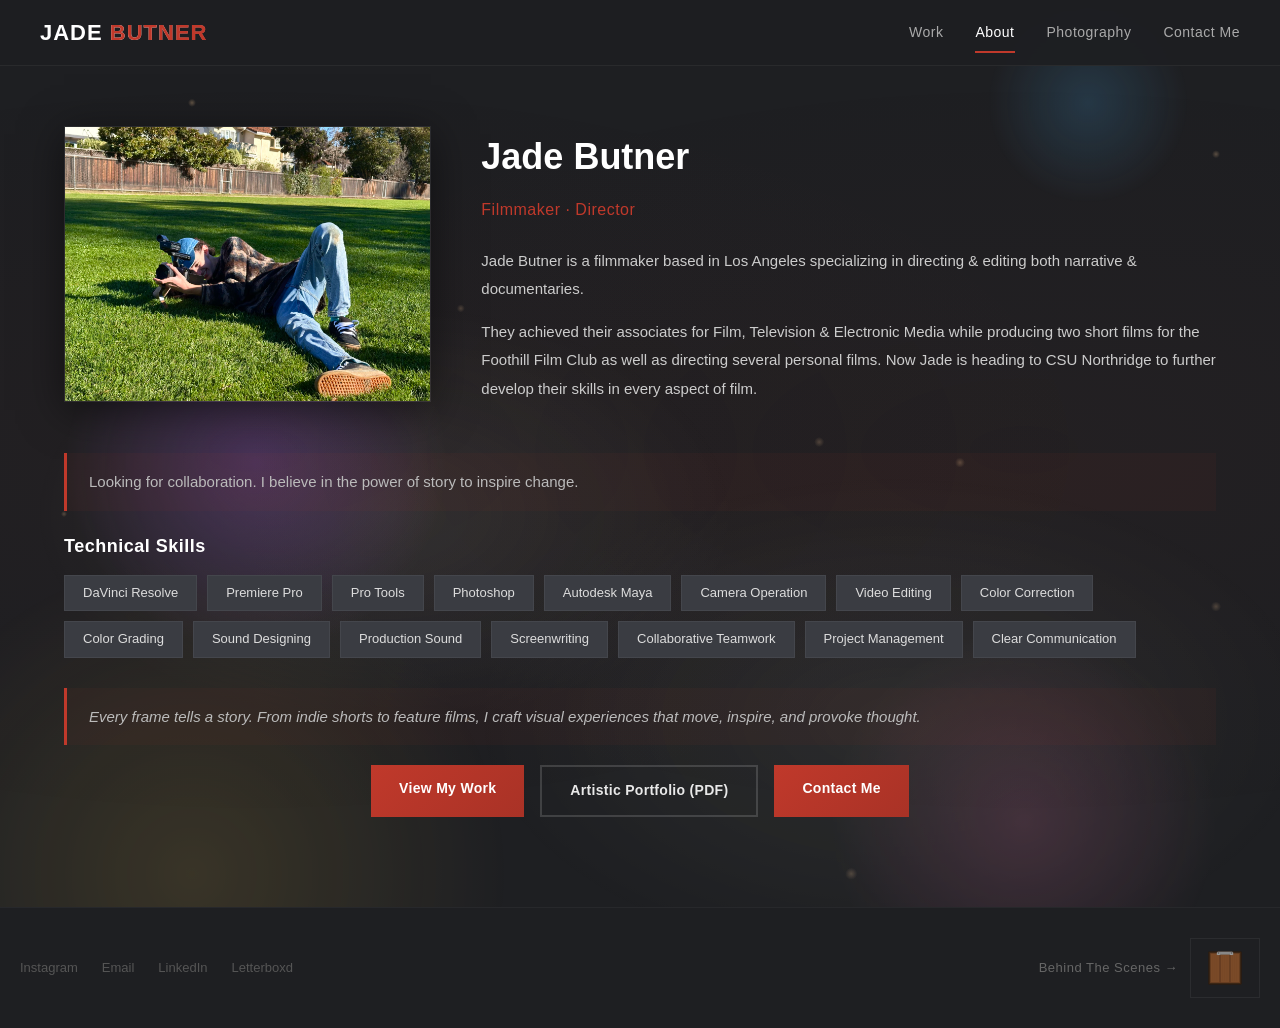
<file: about.html>
<!DOCTYPE html>
<html lang="en">
<head>
    <meta charset="UTF-8">
    <meta name="viewport" content="width=device-width, initial-scale=1.0">
    <title>Jade Butner | Filmmaker & Director</title>
    <link rel="stylesheet" href="style.css">
    <style>
        /* Sun spots background - scrolls with page */
        .sun-spots-wrapper {
            position: absolute;
            top: 0;
            left: 0;
            right: 0;
            bottom: 0;
            pointer-events: none;
            z-index: 0;
            min-height: 100%;
            height: auto;
            overflow: visible;
        }

        .sun-spots {
            position: absolute;
            top: 0%;
            left: 0%;
            right: 0%;
            bottom: 0%;
            background:
                /* Warm spot - moved to bottom left */
                radial-gradient(circle 450px at 15% 85%, rgba(255, 200, 80, 0.2) 0%, transparent 70%),

                /* Blue spot - moved to top right */
                radial-gradient(circle 500px at 85% 10%, rgba(80, 179, 255, 0.274) 0%, transparent 20%),

                /* Purple spot - moved to center left */
                radial-gradient(circle 380px at 20% 45%, rgba(164, 93, 231, 0.404) 0%, transparent 50%),

                /* Pink spot - moved to bottom right */
                radial-gradient(circle 350px at 80% 80%, rgba(255, 120, 181, 0.233) 0%, transparent 55%),

                /* Bleach areas - 2 (keep these subtle) */
                radial-gradient(ellipse 500px 300px at 30% 50%, rgba(255, 255, 220, 0.12) 0%, transparent 70%),
                radial-gradient(ellipse 600px 350px at 70% 70%, rgba(255, 255, 210, 0.10) 0%, transparent 70%),

                /* 10 GRAIN SPECKS - SAME POSITIONS */
                radial-gradient(circle 4px at 15% 10%, rgba(255, 200, 150, 0.5) 0%, transparent 100%),
                radial-gradient(circle 5px at 75% 45%, rgba(255, 200, 150, 0.4) 0%, transparent 100%),
                radial-gradient(circle 3px at 36.5% 70%, rgba(255, 200, 150, 0.5) 0%, transparent 100%),
                radial-gradient(circle 6px at 66.5% 85%, rgba(255, 200, 150, 0.35) 0%, transparent 100%),
                radial-gradient(circle 4px at 95% 15%, rgba(255, 200, 150, 0.45) 0%, transparent 100%),
                radial-gradient(circle 5px at 50% 92%, rgba(255, 200, 150, 0.4) 0%, transparent 100%),
                radial-gradient(circle 3px at 5% 50%, rgba(255, 200, 150, 0.4) 0%, transparent 100%),
                radial-gradient(circle 5px at 95% 59%, rgba(255, 200, 150, 0.35) 0%, transparent 100%),
                radial-gradient(circle 4px at 36% 30%, rgba(255, 200, 150, 0.35) 0%, transparent 100%),
                radial-gradient(circle 5px at 64% 43%, rgba(255, 200, 150, 0.35) 0%, transparent 100%);
            opacity: 0.6;
            filter: blur(0.3px) contrast(1.1);
            mix-blend-mode: screen;
        }

        /* Ensure content sits above the sun spots */
        .main-content,
        header,
        footer {
            position: relative;
            z-index: 1;
        }

        body {
            position: relative;
            min-height: 100vh;
            background: #1E1F22;
        }

        html, body {
            margin: 0;
            padding: 0;
            overflow-x: hidden;
        }
    </style>
</head>
<body>
    <!-- Sun spots background -->
    <div class="sun-spots-wrapper">
        <div class="sun-spots"></div>
    </div>

    <!-- Sticky Header -->
    <header>
        <div class="header-left">
            <a href="index.html" class="logo-link">
                <h1>JADE <span>BUTNER</span></h1>
            </a>
        </div>
        <nav>
            <a href="index.html">Work</a>
            <a href="about.html" class="active">About</a>
            <a href="photos.html">Photography</a>
            <a href="contact.html">Contact Me</a>
        </nav>
    </header>

    <!-- Main Content -->
    <main class="main-content">
        
        <!-- Profile Image + Description (side by side) -->
        <div class="about-grid">
            <div class="about-image">
                <img src="images/JadeButner.jpg" alt="Jade Butner — Filmmaker & Director">
            </div>
            <div class="about-content">
                <h2>Jade Butner</h2>
                <div class="subtitle">Filmmaker · Director</div>
                <div class="story">
                    <p>Jade Butner is a filmmaker based in Los Angeles specializing in directing & editing both narrative & documentaries.</p>
                    <p>They achieved their associates for Film, Television & Electronic Media while producing two short films for the Foothill Film Club as well as directing several personal films. Now Jade is heading to CSU Northridge to further develop their skills in every aspect of film.</p>
                </div>
            </div>
        </div>

        <div class="about-summary-full">
            <div class="summary">
                Looking for collaboration. I believe in the power of story to inspire change.
            </div>
        </div>

        <!-- Skills - LEFT ALIGNED, NO BOX -->
        <div class="about-skills-full">
            <h4>Technical Skills</h4>
            <div class="skills-list-full">
                <span class="skill-tag">DaVinci Resolve</span>
                <span class="skill-tag">Premiere Pro</span>
                <span class="skill-tag">Pro Tools</span>
                <span class="skill-tag">Photoshop</span>
                <span class="skill-tag">Autodesk Maya</span>
                <span class="skill-tag">Camera Operation</span>
                <span class="skill-tag">Video Editing</span>
                <span class="skill-tag">Color Correction</span>
                <span class="skill-tag">Color Grading</span>
                <span class="skill-tag">Sound Designing</span>
                <span class="skill-tag">Production Sound</span>
                <span class="skill-tag">Screenwriting</span>
                <span class="skill-tag">Collaborative Teamwork</span>
                <span class="skill-tag">Project Management</span>
                <span class="skill-tag">Clear Communication</span>
            </div>
        </div>

        <div class="about-summary-full">
            <div class="summary">
                <em>Every frame tells a story. From indie shorts to feature films, 
                I craft visual experiences that move, inspire, and provoke thought.</em>
            </div>
        </div>

        <!-- Buttons - FULL WIDTH -->
        <div class="about-actions">
            <a href="index.html" class="btn-primary">View My Work</a>
            <a href="Butner_Jade-Creative_Portfolio.pdf" target="_blank" class="btn-secondary">Artistic Portfolio (PDF)</a>
            <a href="contact.html" class="btn-primary">Contact Me</a>
        </div>
    </main>

    <footer>
        <div class="footer-social">
            <a href="https://www.instagram.com/jaded.butter/" target="_blank" class="social-icon">Instagram</a>
            <a href="mailto:jadebutner@gmail.com" class="social-icon">Email</a>
            <a href="https://www.linkedin.com/in/jack-butner-2453b031a/" target="_blank" class="social-icon">LinkedIn</a>
            <a href="https://letterboxd.com/jadedbutter/" target="_blank" class="social-icon">Letterboxd</a>
        </div>
        <div class="footer-bts-wrapper">
            <span class="bts-label">Behind The Scenes →</span>
            <div class="footer-bts">
                <a href="bts.html" class="trapdoor-link" id="trapdoorTrigger">
                    <span class="trapdoor-closed">
                        <svg class="trapdoor-icon-sm" viewBox="0 0 100 100">
                            <rect x="2" y="2" width="96" height="96" rx="2" fill="#3d2817" stroke="#2a1a0e" stroke-width="2"/>
                            <rect x="6" y="6" width="88" height="88" fill="#6b3f1f"/>
                            <rect x="8" y="8" width="26" height="84" fill="#7a4a28" stroke="#5a3520" stroke-width="1"/>
                            <rect x="37" y="8" width="26" height="84" fill="#7a4a28" stroke="#5a3520" stroke-width="1"/>
                            <rect x="66" y="8" width="26" height="84" fill="#7a4a28" stroke="#5a3520" stroke-width="1"/>
                            <line x1="14" y1="12" x2="14" y2="88" stroke="#6b3f1f" stroke-width="1" opacity="0.4"/>
                            <line x1="20" y1="12" x2="20" y2="88" stroke="#6b3f1f" stroke-width="1" opacity="0.4"/>
                            <line x1="26" y1="12" x2="26" y2="88" stroke="#6b3f1f" stroke-width="1" opacity="0.4"/>
                            <line x1="43" y1="12" x2="43" y2="88" stroke="#6b3f1f" stroke-width="1" opacity="0.4"/>
                            <line x1="49" y1="12" x2="49" y2="88" stroke="#6b3f1f" stroke-width="1" opacity="0.4"/>
                            <line x1="55" y1="12" x2="55" y2="88" stroke="#6b3f1f" stroke-width="1" opacity="0.4"/>
                            <line x1="72" y1="12" x2="72" y2="88" stroke="#6b3f1f" stroke-width="1" opacity="0.4"/>
                            <line x1="78" y1="12" x2="78" y2="88" stroke="#6b3f1f" stroke-width="1" opacity="0.4"/>
                            <line x1="84" y1="12" x2="84" y2="88" stroke="#6b3f1f" stroke-width="1" opacity="0.4"/>
                            <rect x="28" y="2" width="44" height="8" rx="1" fill="#8a8a8a" stroke="#6a6a6a" stroke-width="1"/>
                            <rect x="26" y="4" width="10" height="8" rx="1" fill="#9a9a9a" stroke="#6a6a6a" stroke-width="0.5"/>
                            <rect x="64" y="4" width="10" height="8" rx="1" fill="#9a9a9a" stroke="#6a6a6a" stroke-width="0.5"/>
                            <circle cx="31" cy="6" r="2" fill="#555"/>
                            <circle cx="69" cy="6" r="2" fill="#555"/>
                        </svg>
                    </span>
                    <span class="trapdoor-open">
                        <span class="trapdoor-open-text">BTS</span>
                    </span>
                </a>
            </div>
        </div>
    </footer>
</body>
</html>
</file>
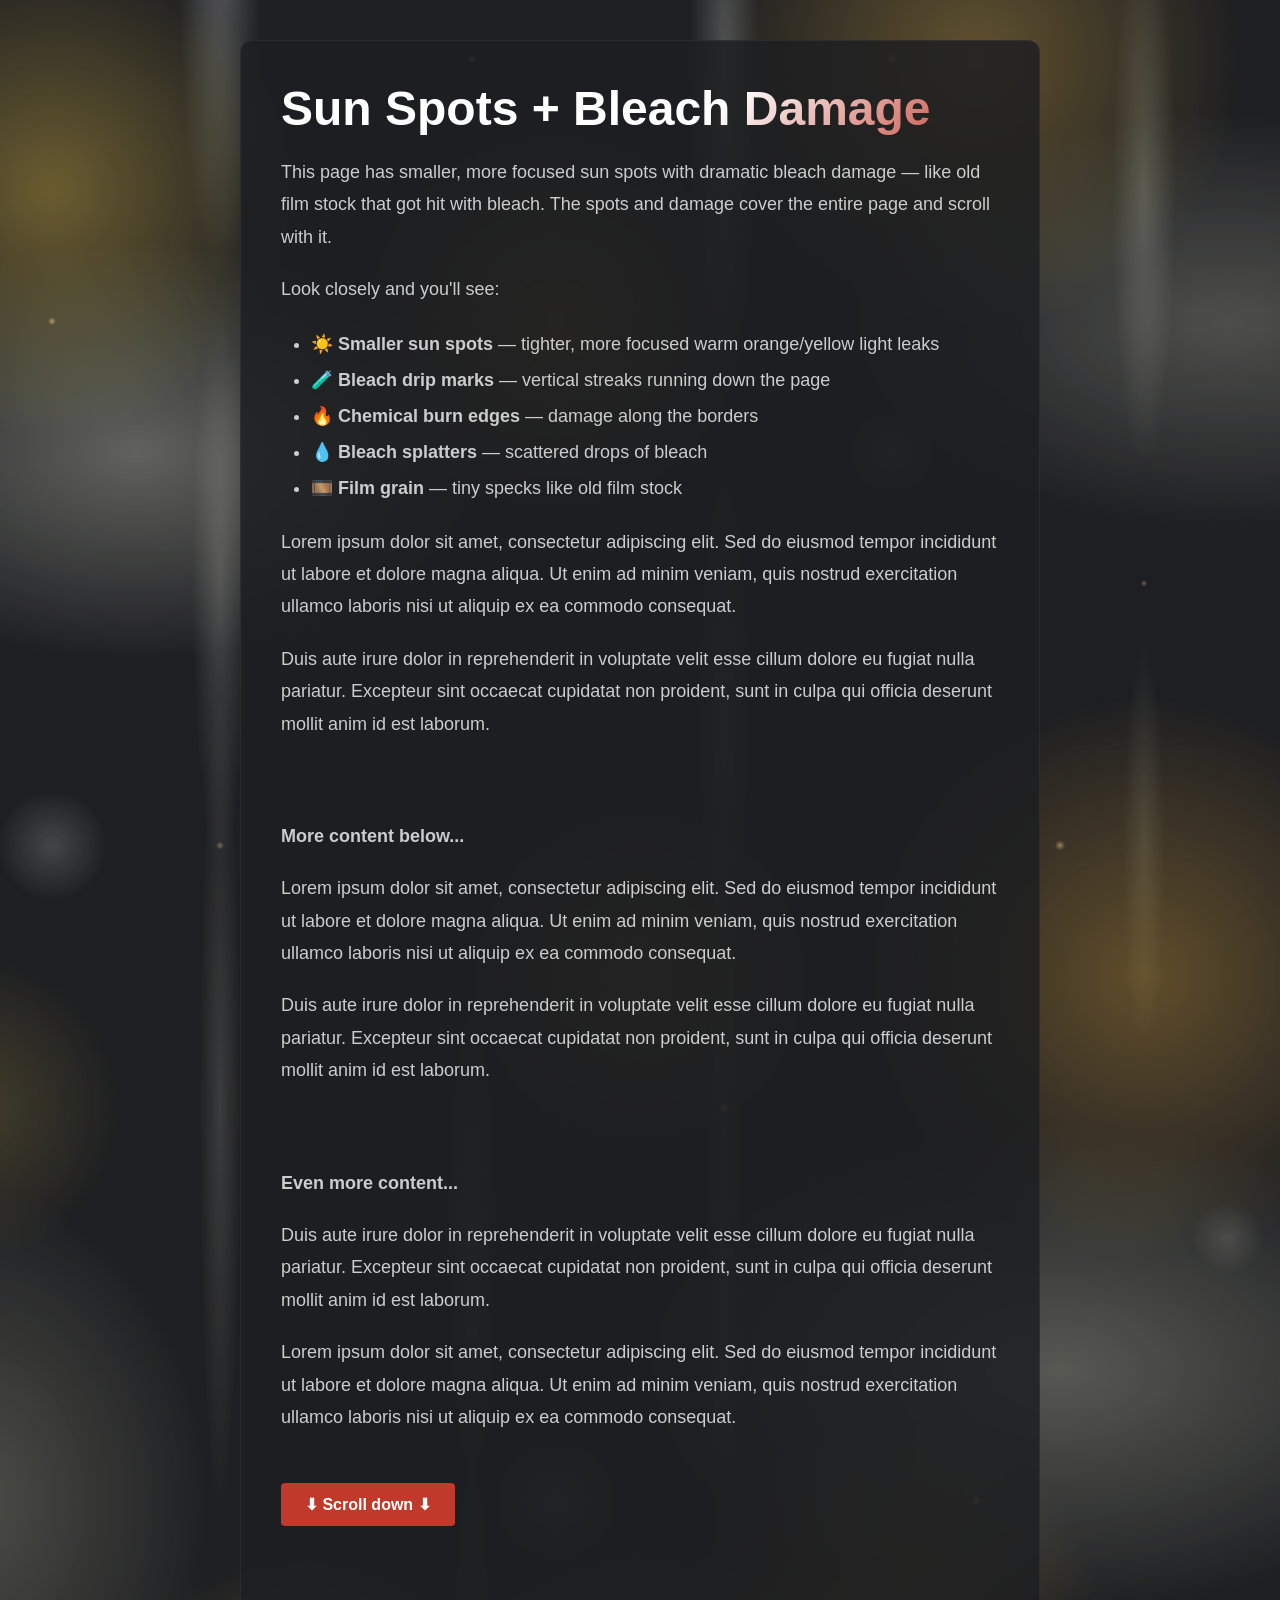
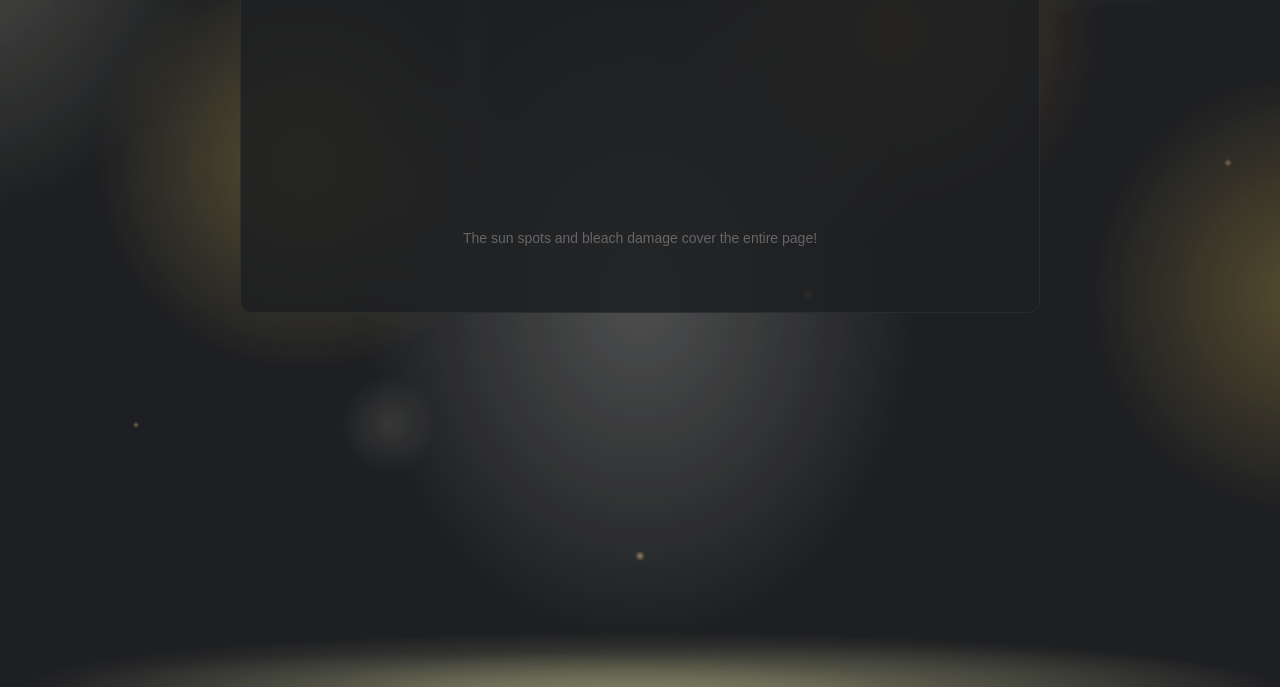
<file: background-test.html>
<!DOCTYPE html>
<html lang="en">
<head>
    <meta charset="UTF-8">
    <meta name="viewport" content="width=device-width, initial-scale=1.0">
    <title>Sun Spots + Bleach Damage</title>
    <style>
        * {
            margin: 0;
            padding: 0;
            box-sizing: border-box;
        }

        body {
            font-family: Arial, sans-serif;
            background: #1E1F22;
            color: #e8e8e8;
            min-height: 200vh;
            padding: 40px;
        }

        .content {
            max-width: 800px;
            margin: 0 auto;
            position: relative;
            z-index: 1;
            background: rgba(30, 31, 34, 0.85);
            padding: 40px;
            border-radius: 12px;
            border: 1px solid rgba(255, 255, 255, 0.05);
        }

        h1 {
            font-size: 48px;
            margin-bottom: 20px;
            background: linear-gradient(135deg, #fff 60%, #c0392b);
            -webkit-background-clip: text;
            -webkit-text-fill-color: transparent;
        }

        p {
            font-size: 18px;
            line-height: 1.8;
            color: #ccc;
            margin-bottom: 20px;
        }

        .scroll-hint {
            display: inline-block;
            margin-top: 30px;
            padding: 12px 24px;
            background: #c0392b;
            color: #fff;
            border-radius: 4px;
            font-weight: 600;
        }

        /* ====== DRAMATIC SUN SPOTS (smaller) + BLEACH DAMAGE ====== */
        .page-wrapper {
            position: relative;
            min-height: 200vh;
        }

        .sun-spots {
            position: absolute;
            top: 0;
            left: 0;
            right: 0;
            bottom: 0;
            pointer-events: none;
            z-index: 0;
            overflow: visible;
        }

        .sun-spots::before {
            content: '';
            position: absolute;
            top: -20%;
            left: -20%;
            right: -20%;
            bottom: -20%;
            background:
                /* ====== SMALLER WARM SUN SPOTS ====== */
                radial-gradient(circle 350px at 15% 20%, rgba(255, 200, 80, 0.4) 0%, transparent 70%),
                radial-gradient(circle 400px at 80% 50%, rgba(255, 180, 70, 0.35) 0%, transparent 70%),
                radial-gradient(circle 300px at 30% 80%, rgba(255, 210, 100, 0.3) 0%, transparent 70%),
                radial-gradient(circle 380px at 70% 15%, rgba(255, 190, 80, 0.35) 0%, transparent 70%),
                radial-gradient(circle 320px at 90% 85%, rgba(255, 200, 90, 0.3) 0%, transparent 70%),
                radial-gradient(circle 250px at 50% 50%, rgba(255, 190, 80, 0.2) 0%, transparent 70%),
                radial-gradient(circle 280px at 45% 25%, rgba(255, 195, 85, 0.25) 0%, transparent 70%),
                radial-gradient(circle 300px at 65% 75%, rgba(255, 185, 75, 0.25) 0%, transparent 70%),
                radial-gradient(circle 220px at 10% 55%, rgba(255, 205, 95, 0.2) 0%, transparent 70%),

                /* ====== BLEACHED OUT AREAS (very light/white) ====== */
                radial-gradient(ellipse 500px 300px at 20% 30%, rgba(255, 255, 220, 0.35) 0%, transparent 70%),
                radial-gradient(ellipse 600px 350px at 75% 65%, rgba(255, 255, 210, 0.3) 0%, transparent 70%),
                radial-gradient(ellipse 400px 500px at 50% 85%, rgba(255, 255, 230, 0.25) 0%, transparent 70%),
                radial-gradient(ellipse 350px 450px at 10% 70%, rgba(255, 255, 200, 0.25) 0%, transparent 70%),
                radial-gradient(ellipse 550px 300px at 85% 25%, rgba(255, 255, 215, 0.25) 0%, transparent 70%),

                /* ====== BLEACH DRIP MARKS (vertical streaks like liquid bleach) ====== */
                /* Drip 1 - long streak */
                radial-gradient(ellipse 60px 500px at 25% 10%, rgba(255, 255, 240, 0.3) 0%, transparent 70%),
                radial-gradient(ellipse 40px 400px at 25% 35%, rgba(255, 255, 230, 0.2) 0%, transparent 70%),
                radial-gradient(ellipse 30px 600px at 25% 55%, rgba(255, 255, 220, 0.15) 0%, transparent 70%),

                /* Drip 2 */
                radial-gradient(ellipse 50px 450px at 55% 15%, rgba(255, 255, 240, 0.25) 0%, transparent 70%),
                radial-gradient(ellipse 35px 350px at 55% 40%, rgba(255, 255, 230, 0.15) 0%, transparent 70%),
                radial-gradient(ellipse 25px 500px at 55% 60%, rgba(255, 255, 220, 0.12) 0%, transparent 70%),

                /* Drip 3 */
                radial-gradient(ellipse 45px 400px at 80% 20%, rgba(255, 255, 240, 0.2) 0%, transparent 70%),
                radial-gradient(ellipse 30px 300px at 80% 45%, rgba(255, 255, 230, 0.12) 0%, transparent 70%),

                /* Drip 4 */
                radial-gradient(ellipse 35px 350px at 40% 60%, rgba(255, 255, 240, 0.15) 0%, transparent 70%),
                radial-gradient(ellipse 25px 250px at 40% 75%, rgba(255, 255, 230, 0.1) 0%, transparent 70%),

                /* ====== CHEMICAL BURN EDGES (eating away at film borders) ====== */
                /* Top edge burn */
                radial-gradient(ellipse 900px 80px at 50% 0%, rgba(255, 240, 180, 0.35) 0%, transparent 70%),
                radial-gradient(ellipse 700px 60px at 30% 0%, rgba(255, 230, 170, 0.25) 0%, transparent 70%),
                radial-gradient(ellipse 600px 50px at 70% 0%, rgba(255, 230, 170, 0.25) 0%, transparent 70%),

                /* Bottom edge burn */
                radial-gradient(ellipse 900px 80px at 50% 100%, rgba(255, 240, 180, 0.3) 0%, transparent 70%),
                radial-gradient(ellipse 700px 60px at 60% 100%, rgba(255, 230, 170, 0.2) 0%, transparent 70%),
                radial-gradient(ellipse 600px 50px at 40% 100%, rgba(255, 230, 170, 0.2) 0%, transparent 70%),

                /* Left edge burn */
                radial-gradient(ellipse 80px 800px at 0% 50%, rgba(255, 240, 180, 0.3) 0%, transparent 70%),
                radial-gradient(ellipse 60px 600px at 0% 30%, rgba(255, 230, 170, 0.2) 0%, transparent 70%),
                radial-gradient(ellipse 60px 600px at 0% 70%, rgba(255, 230, 170, 0.2) 0%, transparent 70%),

                /* Right edge burn */
                radial-gradient(ellipse 80px 800px at 100% 50%, rgba(255, 240, 180, 0.3) 0%, transparent 70%),
                radial-gradient(ellipse 60px 600px at 100% 30%, rgba(255, 230, 170, 0.2) 0%, transparent 70%),
                radial-gradient(ellipse 60px 600px at 100% 70%, rgba(255, 230, 170, 0.2) 0%, transparent 70%),

                /* ====== MORE BLEACH SPLATTERS ====== */
                radial-gradient(circle 80px at 15% 45%, rgba(255, 255, 230, 0.2) 0%, transparent 70%),
                radial-gradient(circle 60px at 65% 30%, rgba(255, 255, 220, 0.15) 0%, transparent 70%),
                radial-gradient(circle 90px at 45% 70%, rgba(255, 255, 240, 0.15) 0%, transparent 70%),
                radial-gradient(circle 50px at 85% 60%, rgba(255, 255, 230, 0.15) 0%, transparent 70%),
                radial-gradient(circle 70px at 35% 90%, rgba(255, 255, 220, 0.12) 0%, transparent 70%),

                /* ====== FILM GRAIN SPECKS ====== */
                radial-gradient(circle 4px at 15% 25%, rgba(255, 200, 150, 0.7) 0%, transparent 100%),
                radial-gradient(circle 5px at 75% 45%, rgba(255, 200, 150, 0.6) 0%, transparent 100%),
                radial-gradient(circle 3px at 30% 70%, rgba(255, 200, 150, 0.7) 0%, transparent 100%),
                radial-gradient(circle 6px at 60% 85%, rgba(255, 200, 150, 0.5) 0%, transparent 100%),
                radial-gradient(circle 4px at 90% 15%, rgba(255, 200, 150, 0.65) 0%, transparent 100%),
                radial-gradient(circle 5px at 50% 95%, rgba(255, 200, 150, 0.6) 0%, transparent 100%),
                radial-gradient(circle 3px at 5% 50%, rgba(255, 200, 150, 0.6) 0%, transparent 100%),
                radial-gradient(circle 5px at 95% 50%, rgba(255, 200, 150, 0.55) 0%, transparent 100%),
                radial-gradient(circle 4px at 45% 30%, rgba(255, 200, 150, 0.5) 0%, transparent 100%),
                radial-gradient(circle 5px at 70% 70%, rgba(255, 200, 150, 0.5) 0%, transparent 100%),
                radial-gradient(circle 3px at 20% 90%, rgba(255, 200, 150, 0.55) 0%, transparent 100%),
                radial-gradient(circle 4px at 40% 15%, rgba(255, 200, 150, 0.5) 0%, transparent 100%),
                radial-gradient(circle 5px at 55% 55%, rgba(255, 200, 150, 0.45) 0%, transparent 100%),
                radial-gradient(circle 3px at 80% 35%, rgba(255, 200, 150, 0.5) 0%, transparent 100%),
                radial-gradient(circle 4px at 25% 45%, rgba(255, 200, 150, 0.45) 0%, transparent 100%),
                radial-gradient(circle 5px at 65% 15%, rgba(255, 200, 150, 0.45) 0%, transparent 100%),
                radial-gradient(circle 3px at 10% 70%, rgba(255, 200, 150, 0.5) 0%, transparent 100%),
                radial-gradient(circle 4px at 85% 80%, rgba(255, 200, 150, 0.45) 0%, transparent 100%);
            opacity: 0.85;
            filter: blur(0.5px) contrast(1.15);
            mix-blend-mode: screen;
        }

        /* Make sure content is above the sun spots */
        .content {
            position: relative;
            z-index: 1;
        }
    </style>
</head>
<body>
    <div class="page-wrapper">
        <!-- Sun spots + bleach damage background (scrolls with page) -->
        <div class="sun-spots"></div>

        <!-- Content -->
        <div class="content">
            <h1>Sun Spots + Bleach Damage</h1>

            <p>This page has smaller, more focused sun spots with dramatic bleach damage — like old film stock that got hit with bleach. The spots and damage cover the entire page and scroll with it.</p>

            <p>Look closely and you'll see:</p>
            <ul style="color: #ccc; font-size: 18px; line-height: 2; margin-left: 30px; margin-bottom: 20px;">
                <li><strong>☀️ Smaller sun spots</strong> — tighter, more focused warm orange/yellow light leaks</li>
                <li><strong>🧪 Bleach drip marks</strong> — vertical streaks running down the page</li>
                <li><strong>🔥 Chemical burn edges</strong> — damage along the borders</li>
                <li><strong>💧 Bleach splatters</strong> — scattered drops of bleach</li>
                <li><strong>🎞️ Film grain</strong> — tiny specks like old film stock</li>
            </ul>

            <p>Lorem ipsum dolor sit amet, consectetur adipiscing elit. Sed do eiusmod tempor incididunt ut labore et dolore magna aliqua. Ut enim ad minim veniam, quis nostrud exercitation ullamco laboris nisi ut aliquip ex ea commodo consequat.</p>

            <p>Duis aute irure dolor in reprehenderit in voluptate velit esse cillum dolore eu fugiat nulla pariatur. Excepteur sint occaecat cupidatat non proident, sunt in culpa qui officia deserunt mollit anim id est laborum.</p>

            <div style="height: 60px;"></div>

            <p><strong>More content below...</strong></p>

            <p>Lorem ipsum dolor sit amet, consectetur adipiscing elit. Sed do eiusmod tempor incididunt ut labore et dolore magna aliqua. Ut enim ad minim veniam, quis nostrud exercitation ullamco laboris nisi ut aliquip ex ea commodo consequat.</p>

            <p>Duis aute irure dolor in reprehenderit in voluptate velit esse cillum dolore eu fugiat nulla pariatur. Excepteur sint occaecat cupidatat non proident, sunt in culpa qui officia deserunt mollit anim id est laborum.</p>

            <div style="height: 60px;"></div>

            <p><strong>Even more content...</strong></p>

            <p>Duis aute irure dolor in reprehenderit in voluptate velit esse cillum dolore eu fugiat nulla pariatur. Excepteur sint occaecat cupidatat non proident, sunt in culpa qui officia deserunt mollit anim id est laborum.</p>

            <p>Lorem ipsum dolor sit amet, consectetur adipiscing elit. Sed do eiusmod tempor incididunt ut labore et dolore magna aliqua. Ut enim ad minim veniam, quis nostrud exercitation ullamco laboris nisi ut aliquip ex ea commodo consequat.</p>

            <span class="scroll-hint">⬇ Scroll down ⬇</span>

            <div style="height: 300px;"></div>

            <p style="color: #666; text-align: center; font-size: 14px;">The sun spots and bleach damage cover the entire page!</p>
        </div>
    </div>
</body>
</html>
</file>
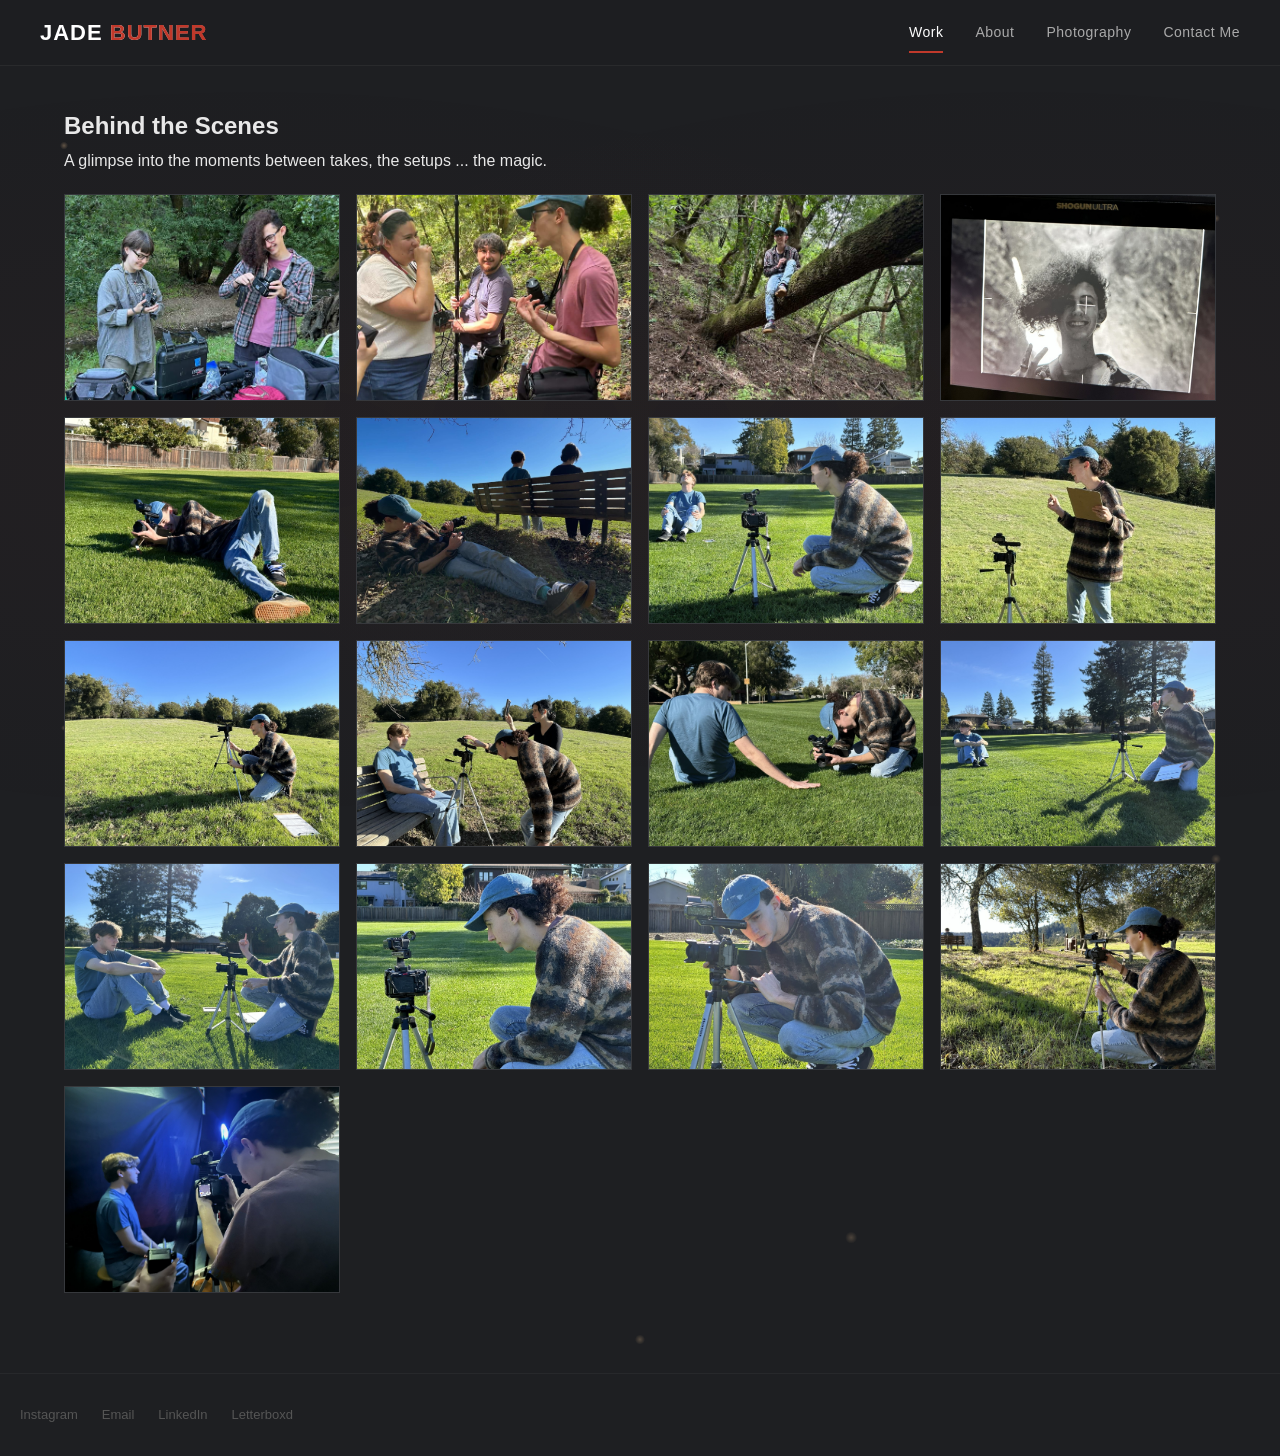
<file: bts.html>
<!DOCTYPE html>
<html lang="en">
<head>
    <meta charset="UTF-8">
    <meta name="viewport" content="width=device-width, initial-scale=1.0">
    <title>Behind the Scenes | Jade Butner</title>
    <link rel="stylesheet" href="style.css">
    <style>
        /* Sun spots background - scrolls with page */
        .sun-spots-wrapper {
            position: absolute;
            top: 0;
            left: 0;
            right: 0;
            bottom: 0;
            pointer-events: none;
            z-index: 0;
            min-height: 100%;
            height: auto;
            overflow: visible;
        }

        .sun-spots {
            position: absolute;
            top: 0%;
            left: 0%;
            right: 0%;
            bottom: 0%;
            background:
                /* 10 GRAIN SPECKS */
                radial-gradient(circle 4px at 5% 10%, rgba(255, 200, 150, 0.5) 0%, transparent 100%),
                radial-gradient(circle 6px at 66.5% 85%, rgba(255, 200, 150, 0.35) 0%, transparent 100%),
                radial-gradient(circle 4px at 95% 15%, rgba(255, 200, 150, 0.45) 0%, transparent 100%),
                radial-gradient(circle 5px at 50% 92%, rgba(255, 200, 150, 0.4) 0%, transparent 100%),
                radial-gradient(circle 3px at 5% 50%, rgba(255, 200, 150, 0.4) 0%, transparent 100%),
                radial-gradient(circle 5px at 95% 59%, rgba(255, 200, 150, 0.35) 0%, transparent 100%);
            opacity: 0.6;
            filter: blur(0.3px) contrast(1.1);
            mix-blend-mode: screen;
        }

        /* Ensure content sits above the sun spots */
        .main-content,
        header,
        footer {
            position: relative;
            z-index: 1;
        }

        body {
            position: relative;
            min-height: 100vh;
            background: #1E1F22;
        }

        html, body {
            margin: 0;
            padding: 0;
            overflow-x: hidden;
        }

        /* Remove image labels on hover */
        .bts-image-overlay {
            display: none !important;
        }
    </style>
</head>
<body>
    <!-- Sun spots background -->
    <div class="sun-spots-wrapper">
        <div class="sun-spots"></div>
    </div>

    <!-- Sticky Header (exactly as given) -->
    <header>
        <div class="header-left">
            <a href="index.html" class="logo-link">
                <h1>JADE <span>BUTNER</span></h1>
            </a>
        </div>
        <nav>
            <a href="index.html" class="active">Work</a>
            <a href="about.html">About</a>
            <a href="photos.html">Photography</a>
            <a href="contact.html">Contact Me</a>
        </nav>
    </header>

    <!-- Main Content -->
    <main class="main-content">
        <div class="bts-header">
            <h2>Behind the Scenes</h2>
            <p>A glimpse into the moments between takes, the setups ... the magic.</p>
        </div>

        <!-- BTS Gallery: combined all images -->
        <div class="bts-gallery">
            <div class="bts-image-grid">
                <!-- DC Droughin -->
                <div class="bts-image-item" data-caption="DC Droughin BTS">
                    <img src="BTS/DC_Droughin-BTS-1.jpg" alt="DC Droughin BTS" onerror="this.style.display='none'">
                </div>
                <div class="bts-image-item" data-caption="DC Droughin BTS">
                    <img src="BTS/DC_Droughin-BTS-2.jpg" alt="DC Droughin BTS" onerror="this.style.display='none'">
                </div>
                <div class="bts-image-item" data-caption="DC Droughin BTS">
                    <img src="BTS/DC_Droughin-BTS-3.jpg" alt="DC Droughin BTS" onerror="this.style.display='none'">
                </div>
                <!-- The Cave -->
                <div class="bts-image-item" data-caption="The Cave BTS">
                    <img src="BTS/The_Cave-BTS-1.jpg" alt="The Cave BTS" onerror="this.style.display='none'">
                </div>
                <!-- Witness Me -->
                <div class="bts-image-item" data-caption="Witness Me BTS">
                    <img src="BTS/Witness_Me-BTS-1.jpg" alt="Witness Me BTS" onerror="this.style.display='none'">
                </div>
                <div class="bts-image-item" data-caption="Witness Me BTS">
                    <img src="BTS/Witness_Me-BTS-2.jpg" alt="Witness Me BTS" onerror="this.style.display='none'">
                </div>
                <div class="bts-image-item" data-caption="Witness Me BTS">
                    <img src="BTS/Witness_Me-BTS-3.jpg" alt="Witness Me BTS" onerror="this.style.display='none'">
                </div>
                <div class="bts-image-item" data-caption="Witness Me BTS">
                    <img src="BTS/Witness_Me-BTS-4.jpg" alt="Witness Me BTS" onerror="this.style.display='none'">
                </div>
                <div class="bts-image-item" data-caption="Witness Me BTS">
                    <img src="BTS/Witness_Me-BTS-5.jpg" alt="Witness Me BTS" onerror="this.style.display='none'">
                </div>
                <div class="bts-image-item" data-caption="Witness Me BTS">
                    <img src="BTS/Witness_Me-BTS-6.jpg" alt="Witness Me BTS" onerror="this.style.display='none'">
                </div>
                <div class="bts-image-item" data-caption="Witness Me BTS">
                    <img src="BTS/Witness_Me-BTS-7.jpg" alt="Witness Me BTS" onerror="this.style.display='none'">
                </div>
                <div class="bts-image-item" data-caption="Witness Me BTS">
                    <img src="BTS/Witness_Me-BTS-8.jpg" alt="Witness Me BTS" onerror="this.style.display='none'">
                </div>
                <div class="bts-image-item" data-caption="Witness Me BTS">
                    <img src="BTS/Witness_Me-BTS-9.jpg" alt="Witness Me BTS" onerror="this.style.display='none'">
                </div>
                <div class="bts-image-item" data-caption="Witness Me BTS">
                    <img src="BTS/Witness_Me-BTS-10.jpg" alt="Witness Me BTS" onerror="this.style.display='none'">
                </div>
                <div class="bts-image-item" data-caption="Witness Me BTS">
                    <img src="BTS/Witness_Me-BTS-11.jpg" alt="Witness Me BTS" onerror="this.style.display='none'">
                </div>
                <div class="bts-image-item" data-caption="Witness Me BTS">
                    <img src="BTS/Witness_Me-BTS-12.jpg" alt="Witness Me BTS" onerror="this.style.display='none'">
                </div>
                <div class="bts-image-item" data-caption="Witness Me BTS">
                    <img src="BTS/Witness_Me-BTS-13.jpg" alt="Witness Me BTS" onerror="this.style.display='none'">
                </div>
            </div>
        </div>
    </main>

    <!-- Footer -->
    <footer>
        <div class="footer-social">
            <a href="https://www.instagram.com/jaded.butter/" target="_blank" class="social-icon">Instagram</a>
            <a href="mailto:jadebutner@gmail.com" class="social-icon">Email</a>
            <a href="https://www.linkedin.com/in/jack-butner-2453b031a/" target="_blank" class="social-icon">LinkedIn</a>
            <a href="https://letterboxd.com/jadedbutter/" target="_blank" class="social-icon">Letterboxd</a>
        </div>
    </footer>
</body>
</html>
</file>
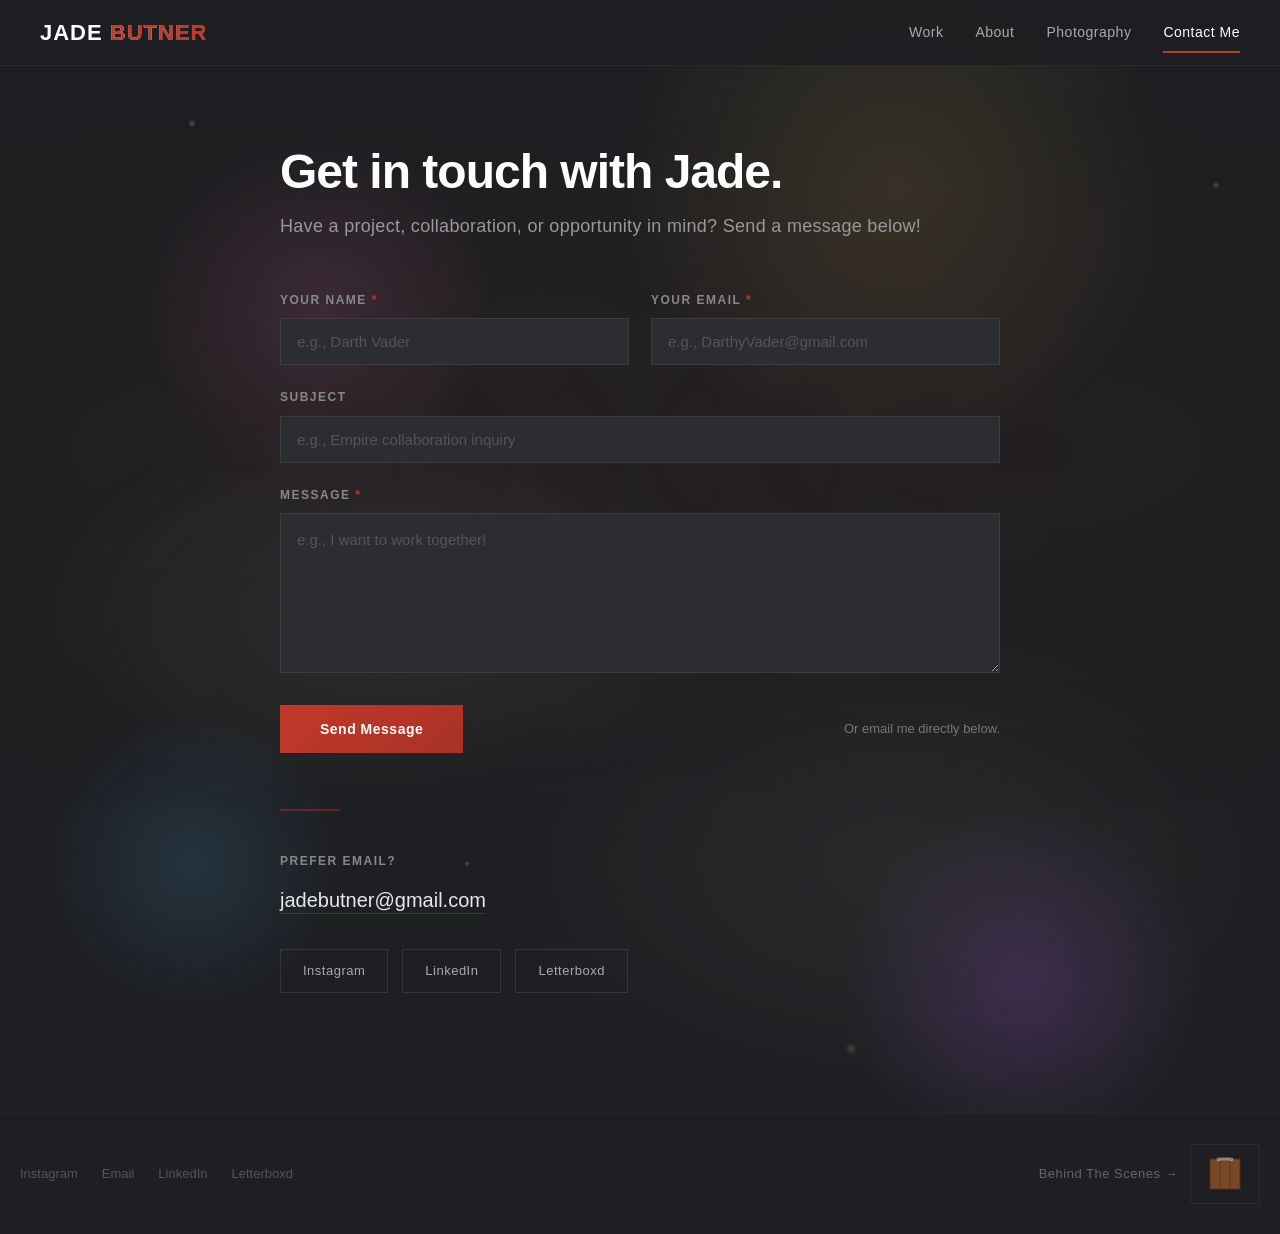
<file: contact.html>
<!DOCTYPE html>
<html lang="en">
<head>
    <meta charset="UTF-8">
    <meta name="viewport" content="width=device-width, initial-scale=1.0">
    <title>Contact | Jade Butner</title>
    <link rel="stylesheet" href="style.css">
    <style>
        /* Sun spots background - scrolls with page */
        .sun-spots-wrapper {
            position: absolute;
            top: 0;
            left: 0;
            right: 0;
            bottom: 0;
            pointer-events: none;
            z-index: 0;
            min-height: 100%;
            height: auto;
            overflow: visible;
        }

        .sun-spots {
            position: absolute;
            top: 0%;
            left: 0%;
            right: 0%;
            bottom: 0%;
            background:
                radial-gradient(circle 400px at 70% 15%, rgba(255, 200, 80, 0.18) 0%, transparent 70%),
                radial-gradient(circle 500px at 15% 70%, rgba(80, 179, 255, 0.22) 0%, transparent 30%),
                radial-gradient(circle 360px at 80% 80%, rgba(164, 93, 231, 0.32) 0%, transparent 50%),
                radial-gradient(circle 320px at 25% 25%, rgba(255, 120, 181, 0.2) 0%, transparent 55%),
                radial-gradient(ellipse 500px 300px at 30% 50%, rgba(255, 255, 220, 0.10) 0%, transparent 70%),
                radial-gradient(ellipse 600px 350px at 70% 70%, rgba(255, 255, 210, 0.08) 0%, transparent 70%),
                radial-gradient(circle 4px at 15% 10%, rgba(255, 200, 150, 0.45) 0%, transparent 100%),
                radial-gradient(circle 5px at 75% 45%, rgba(255, 200, 150, 0.35) 0%, transparent 100%),
                radial-gradient(circle 3px at 36.5% 70%, rgba(255, 200, 150, 0.45) 0%, transparent 100%),
                radial-gradient(circle 6px at 66.5% 85%, rgba(255, 200, 150, 0.3) 0%, transparent 100%),
                radial-gradient(circle 4px at 95% 15%, rgba(255, 200, 150, 0.4) 0%, transparent 100%);
            opacity: 0.6;
            filter: blur(0.3px) contrast(1.1);
            mix-blend-mode: screen;
        }

        .main-content,
        header,
        footer {
            position: relative;
            z-index: 1;
        }

        body {
            position: relative;
            min-height: 100vh;
        }

        html, body {
            margin: 0;
            padding: 0;
            overflow-x: hidden;
        }

        /* ====== POP-DOWN NOTIFICATION ====== */
        .notification-banner {
            position: fixed;
            top: -120px;
            left: 50%;
            transform: translateX(-50%);
            z-index: 3000;
            background: linear-gradient(135deg, #27ae60, #1e8449);
            color: #fff;
            padding: 18px 36px;
            font-size: 15px;
            font-weight: 600;
            letter-spacing: 0.3px;
            box-shadow: 0 12px 40px rgba(0,0,0,0.5);
            display: flex;
            align-items: center;
            gap: 12px;
            transition: top 0.5s cubic-bezier(0.4, 0, 0.2, 1);
            max-width: 90vw;
        }

        .notification-banner.show {
            top: 24px;
        }

        .notification-banner .check-icon {
            width: 22px;
            height: 22px;
            flex-shrink: 0;
        }

        @media (max-width: 480px) {
            .notification-banner {
                padding: 14px 20px;
                font-size: 13px;
                width: calc(100% - 32px);
                max-width: calc(100% - 32px);
            }
        }

        /* ====== CONTACT PAGE ====== */
        .contact-page {
            max-width: 720px;
            margin: 0 auto;
            padding: 40px 0 60px;
        }

        .contact-page h2 {
            font-size: 48px;
            font-weight: 800;
            letter-spacing: -1px;
            line-height: 1.1;
            margin-bottom: 12px;
            color: #fff;
        }

        .contact-page .contact-subtitle {
            font-size: 18px;
            color: #999;
            font-weight: 300;
            margin-bottom: 48px;
            letter-spacing: 0.3px;
            line-height: 1.7;
        }

        /* Form */
        .contact-form {
            display: flex;
            flex-direction: column;
            gap: 22px;
        }

        .form-row {
            display: grid;
            grid-template-columns: 1fr 1fr;
            gap: 22px;
        }

        .form-group {
            display: flex;
            flex-direction: column;
            gap: 8px;
        }

        .form-group label {
            font-size: 12px;
            font-weight: 600;
            color: #888;
            text-transform: uppercase;
            letter-spacing: 1.5px;
        }

        .form-group label .required {
            color: #c0392b;
        }

        .form-group input,
        .form-group textarea {
            width: 100%;
            background: #2b2d31;
            border: 1px solid rgba(255,255,255,0.08);
            color: #e8e8e8;
            font-family: 'Inter', sans-serif;
            font-size: 15px;
            padding: 14px 16px;
            border-radius: 0;
            transition: var(--transition);
            box-sizing: border-box;
        }

        .form-group input::placeholder,
        .form-group textarea::placeholder {
            color: #555;
        }

        .form-group input:focus,
        .form-group textarea:focus {
            outline: none;
            border-color: #c0392b;
            background: #2f3136;
        }

        .form-group textarea {
            min-height: 160px;
            resize: vertical;
            line-height: 1.6;
        }

        .form-submit {
            display: flex;
            align-items: center;
            justify-content: space-between;
            gap: 20px;
            margin-top: 10px;
            flex-wrap: wrap;
        }

        .form-submit button {
            background: linear-gradient(135deg, #c0392b, #a93226);
            color: #fff;
            border: none;
            padding: 16px 40px;
            font-family: 'Inter', sans-serif;
            font-size: 14px;
            font-weight: 600;
            letter-spacing: 0.5px;
            cursor: pointer;
            transition: var(--transition);
        }

        .form-submit button:hover:not(:disabled) {
            background: #a93226;
            transform: translateY(-2px);
            box-shadow: 0 8px 25px rgba(192, 57, 43, 0.35);
        }

        .form-submit button:disabled {
            opacity: 0.6;
            cursor: not-allowed;
        }

        .form-submit .form-note {
            font-size: 13px;
            color: #777;
        }

        /* Divider */
        .contact-divider {
            width: 60px;
            height: 2px;
            background: rgba(192, 57, 43, 0.4);
            margin: 56px 0 40px;
        }

        /* Direct contact fallback */
        .contact-direct {
            text-align: left;
        }

        .contact-direct .direct-label {
            font-size: 12px;
            font-weight: 600;
            color: #888;
            text-transform: uppercase;
            letter-spacing: 1.5px;
            margin-bottom: 12px;
        }

        .contact-direct a {
            color: #e8e8e8;
            text-decoration: none;
            font-size: 20px;
            font-weight: 500;
            border-bottom: 1px solid rgba(192, 57, 43, 0.4);
            padding-bottom: 2px;
            transition: var(--transition);
        }

        .contact-direct a:hover {
            color: #c0392b;
            border-bottom-color: #c0392b;
        }

        /* Social row */
        .contact-social {
            display: flex;
            gap: 14px;
            margin-top: 32px;
            flex-wrap: wrap;
        }

        .contact-social a {
            display: inline-block;
            color: #aaa;
            text-decoration: none;
            font-size: 13px;
            font-weight: 500;
            letter-spacing: 0.5px;
            padding: 10px 22px;
            border: 1px solid rgba(255,255,255,0.1);
            transition: var(--transition);
        }

        .contact-social a:hover {
            color: #fff;
            border-color: #c0392b;
            background: rgba(192, 57, 43, 0.08);
        }

        @media (max-width: 768px) {
            .contact-page h2 {
                font-size: 34px;
            }

            .contact-page .contact-subtitle {
                font-size: 16px;
                margin-bottom: 36px;
            }

            .form-row {
                grid-template-columns: 1fr;
                gap: 22px;
            }

            .form-submit {
                flex-direction: column;
                align-items: stretch;
            }

            .form-submit button {
                width: 100%;
            }

            .form-submit .form-note {
                text-align: center;
            }

            .contact-direct a {
                font-size: 16px;
                word-break: break-all;
            }

            .contact-social {
                flex-direction: column;
            }

            .contact-social a {
                text-align: center;
            }
        }
    </style>
</head>
<body>
    <!-- Pop-down notification banner -->
    <div class="notification-banner" id="notificationBanner">
        <svg class="check-icon" viewBox="0 0 24 24" fill="none" stroke="currentColor" stroke-width="3" stroke-linecap="round" stroke-linejoin="round">
            <polyline points="20 6 9 17 4 12"></polyline>
        </svg>
        <span>Thank you for reaching out! Your message has been sent.</span>
    </div>

    <!-- Sun spots background -->
    <div class="sun-spots-wrapper">
        <div class="sun-spots"></div>
    </div>

    <!-- Sticky Header -->
    <header>
        <div class="header-left">
            <a href="index.html" class="logo-link">
                <h1>JADE <span>BUTNER</span></h1>
            </a>
        </div>
        <nav>
            <a href="index.html">Work</a>
            <a href="about.html">About</a>
            <a href="photos.html">Photography</a>
            <a href="contact.html" class="active">Contact Me</a>
        </nav>
    </header>

    <!-- Main Content -->
    <main class="main-content">
        <section class="contact-page">
            <h2>Get in touch with Jade.</h2>
            <p class="contact-subtitle">
                Have a project, collaboration, or opportunity in mind? Send a message below!
            </p>

            <form class="contact-form" id="contactForm" action="https://formsubmit.co/jadebutner@gmail.com" method="POST">
                <!-- FormSubmit config -->
                <input type="hidden" name="_subject" value="New message from JadeButner.com contact form">
                <input type="hidden" name="_template" value="table">
                <input type="hidden" name="_captcha" value="false">

                <div class="form-row">
                    <div class="form-group">
                        <label for="name">Your Name <span class="required">*</span></label>
                        <input type="text" id="name" name="name" placeholder="e.g., Darth Vader" required>
                    </div>
                    <div class="form-group">
                        <label for="email">Your Email <span class="required">*</span></label>
                        <input type="email" id="email" name="email" placeholder="e.g., DarthyVader@gmail.com" required>
                    </div>
                </div>

                <div class="form-group">
                    <label for="subject">Subject</label>
                    <input type="text" id="subject" name="subject" placeholder="e.g., Empire collaboration inquiry">
                </div>

                <div class="form-group">
                    <label for="message">Message <span class="required">*</span></label>
                    <textarea id="message" name="message" placeholder="e.g., I want to work together!" required></textarea>
                </div>

                <div class="form-submit">
                    <button type="submit" id="submitBtn">Send Message</button>
                    <span class="form-note">Or email me directly below.</span>
                </div>
            </form>

            <div class="contact-divider"></div>

            <!-- Direct email -->
            <div class="contact-direct">
                <div class="direct-label">Prefer email?</div>
                <a href="mailto:jadebutner@gmail.com">jadebutner@gmail.com</a>
            </div>

            <!-- Social -->
            <div class="contact-social">
                <a href="https://www.instagram.com/jaded.butter/" target="_blank">Instagram</a>
                <a href="https://www.linkedin.com/in/jack-butner-2453b031a/" target="_blank">LinkedIn</a>
                <a href="https://letterboxd.com/jadedbutter/" target="_blank">Letterboxd</a>
            </div>
        </section>
    </main>

    <!-- Footer -->
    <footer>
        <div class="footer-social">
            <a href="https://www.instagram.com/jaded.butter/" target="_blank" class="social-icon">Instagram</a>
            <a href="mailto:jadebutner@gmail.com" class="social-icon">Email</a>
            <a href="https://www.linkedin.com/in/jack-butner-2453b031a/" target="_blank" class="social-icon">LinkedIn</a>
            <a href="https://letterboxd.com/jadedbutter/" target="_blank" class="social-icon">Letterboxd</a>
        </div>
        <div class="footer-bts-wrapper">
            <span class="bts-label">Behind The Scenes →</span>
            <div class="footer-bts">
                <a href="bts.html" class="trapdoor-link" id="trapdoorTrigger">
                    <span class="trapdoor-closed">
                        <svg class="trapdoor-icon-sm" viewBox="0 0 100 100">
                            <rect x="2" y="2" width="96" height="96" rx="2" fill="#3d2817" stroke="#2a1a0e" stroke-width="2"/>
                            <rect x="6" y="6" width="88" height="88" fill="#6b3f1f"/>
                            <rect x="8" y="8" width="26" height="84" fill="#7a4a28" stroke="#5a3520" stroke-width="1"/>
                            <rect x="37" y="8" width="26" height="84" fill="#7a4a28" stroke="#5a3520" stroke-width="1"/>
                            <rect x="66" y="8" width="26" height="84" fill="#7a4a28" stroke="#5a3520" stroke-width="1"/>
                            <line x1="14" y1="12" x2="14" y2="88" stroke="#6b3f1f" stroke-width="1" opacity="0.4"/>
                            <line x1="20" y1="12" x2="20" y2="88" stroke="#6b3f1f" stroke-width="1" opacity="0.4"/>
                            <line x1="26" y1="12" x2="26" y2="88" stroke="#6b3f1f" stroke-width="1" opacity="0.4"/>
                            <line x1="43" y1="12" x2="43" y2="88" stroke="#6b3f1f" stroke-width="1" opacity="0.4"/>
                            <line x1="49" y1="12" x2="49" y2="88" stroke="#6b3f1f" stroke-width="1" opacity="0.4"/>
                            <line x1="55" y1="12" x2="55" y2="88" stroke="#6b3f1f" stroke-width="1" opacity="0.4"/>
                            <line x1="72" y1="12" x2="72" y2="88" stroke="#6b3f1f" stroke-width="1" opacity="0.4"/>
                            <line x1="78" y1="12" x2="78" y2="88" stroke="#6b3f1f" stroke-width="1" opacity="0.4"/>
                            <line x1="84" y1="12" x2="84" y2="88" stroke="#6b3f1f" stroke-width="1" opacity="0.4"/>
                            <rect x="28" y="2" width="44" height="8" rx="1" fill="#8a8a8a" stroke="#6a6a6a" stroke-width="1"/>
                            <rect x="26" y="4" width="10" height="8" rx="1" fill="#9a9a9a" stroke="#6a6a6a" stroke-width="0.5"/>
                            <rect x="64" y="4" width="10" height="8" rx="1" fill="#9a9a9a" stroke="#6a6a6a" stroke-width="0.5"/>
                            <circle cx="31" cy="6" r="2" fill="#555"/>
                            <circle cx="69" cy="6" r="2" fill="#555"/>
                        </svg>
                    </span>
                    <span class="trapdoor-open">
                        <span class="trapdoor-open-text">BTS</span>
                    </span>
                </a>
            </div>
        </div>
    </footer>

    <script>
        const form = document.getElementById('contactForm');
        const submitBtn = document.getElementById('submitBtn');
        const banner = document.getElementById('notificationBanner');
        let bannerTimer;

        function showBanner() {
            clearTimeout(bannerTimer);
            banner.classList.add('show');
            bannerTimer = setTimeout(() => {
                banner.classList.remove('show');
            }, 5300);
        }

        form.addEventListener('submit', async function (e) {
            e.preventDefault();

            // Basic validation (browser handles required fields, but just in case)
            if (!form.checkValidity()) {
                form.reportValidity();
                return;
            }

            const originalText = submitBtn.textContent;
            submitBtn.disabled = true;
            submitBtn.textContent = 'Sending...';

            try {
                const response = await fetch(form.action, {
                    method: 'POST',
                    body: new FormData(form),
                    headers: { 'Accept': 'application/json' }
                });

                if (response.ok) {
                    form.reset();
                    showBanner();
                } else {
                    alert('Something went wrong. Please try again or email me directly.');
                }
            } catch (err) {
                alert('Something went wrong. Please try again or email me directly.');
            } finally {
                submitBtn.disabled = false;
                submitBtn.textContent = originalText;
            }
        });

        // If user lands here via an old ?sent=true link, still show the banner
        (function () {
            const params = new URLSearchParams(window.location.search);
            if (params.get('sent') === 'true') {
                setTimeout(showBanner, 300);
                window.history.replaceState({}, '', window.location.pathname);
            }
        })();
    </script>
</body>
</html>
</file>
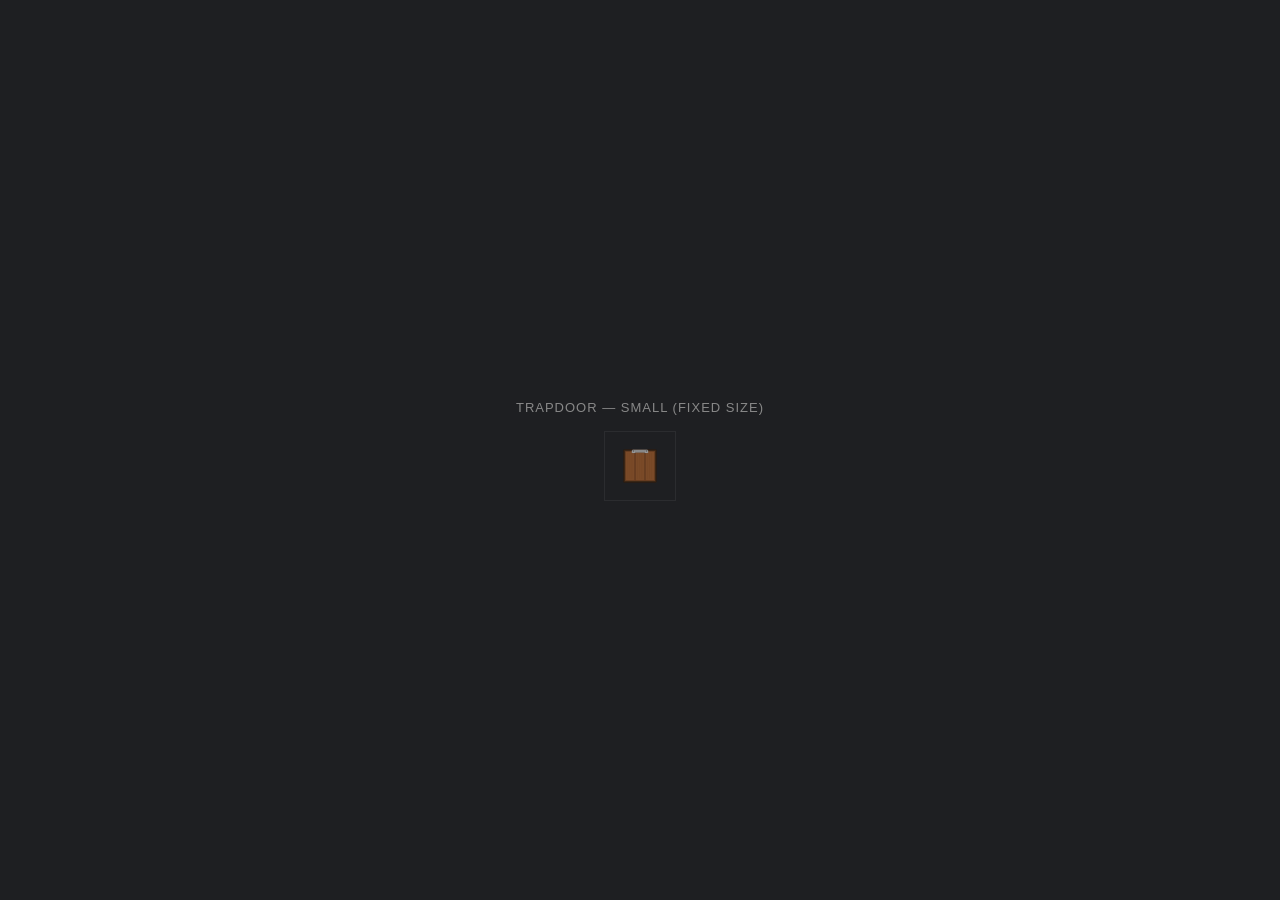
<file: trapdoor-test.html>
<!DOCTYPE html>
<html lang="en">
<head>
    <meta charset="UTF-8">
    <meta name="viewport" content="width=device-width, initial-scale=1.0">
    <title>Trapdoor Test</title>
    <style>
        * {
            margin: 0;
            padding: 0;
            box-sizing: border-box;
        }

        body {
            background: #1E1F22;
            display: flex;
            flex-direction: column;
            align-items: center;
            justify-content: center;
            min-height: 100vh;
            font-family: Arial, sans-serif;
            gap: 50px;
            padding: 40px;
        }

        .trapdoor-container {
            display: flex;
            flex-direction: column;
            align-items: center;
            gap: 16px;
        }

        .label {
            color: #888;
            font-size: 13px;
            letter-spacing: 1px;
            text-transform: uppercase;
            font-weight: 300;
        }

        /* TRAPDOOR LINK - fixed size, no shrinking */
        .trapdoor-link {
            display: inline-flex;
            align-items: center;
            justify-content: center;
            color: #888;
            text-decoration: none;
            font-size: 14px;
            padding: 10px 18px;
            border: 1px solid rgba(255,255,255,0.06);
            transition: all 0.3s ease;
            background: transparent;
            cursor: pointer;
            min-width: 70px;
            min-height: 70px;
            box-sizing: border-box;
        }

        .trapdoor-link:hover {
            color: #fff;
            border-color: #c0392b;
            background: rgba(192,57,43,0.08);
        }

        /* Both states use the same container, so size never changes */
        .trapdoor-link .trapdoor-closed,
        .trapdoor-link .trapdoor-open {
            display: flex;
            align-items: center;
            justify-content: center;
        }

        .trapdoor-link .trapdoor-open {
            display: none;
        }

        .trapdoor-link:hover .trapdoor-closed {
            display: none;
        }

        .trapdoor-link:hover .trapdoor-open {
            display: flex;
        }

        .trapdoor-icon-sm {
            width: 34px;
            height: 34px;
            display: block;
            flex-shrink: 0;
        }

        .trapdoor-open-text {
            font-weight: 600;
            font-size: 14px;
            letter-spacing: 1px;
            color: #c0392b;
        }
    </style>
</head>
<body>

    <!-- SMALL VERSION - Fixed box size -->
    <div class="trapdoor-container">
        <span class="label">TRAPDOOR — Small (Fixed Size)</span>
        <a href="#" class="trapdoor-link">
            <span class="trapdoor-closed">
                <svg class="trapdoor-icon-sm" viewBox="0 0 100 100">
                    <!-- Outer frame - dark brown -->
                    <rect x="2" y="2" width="96" height="96" rx="2" fill="#3d2817" stroke="#2a1a0e" stroke-width="2"/>
                    
                    <!-- Wood panel background -->
                    <rect x="6" y="6" width="88" height="88" fill="#6b3f1f"/>
                    
                    <!-- 3 vertical wood panels -->
                    <rect x="8" y="8" width="26" height="84" fill="#7a4a28" stroke="#5a3520" stroke-width="1"/>
                    <rect x="37" y="8" width="26" height="84" fill="#7a4a28" stroke="#5a3520" stroke-width="1"/>
                    <rect x="66" y="8" width="26" height="84" fill="#7a4a28" stroke="#5a3520" stroke-width="1"/>
                    
                    <!-- Wood grain lines -->
                    <line x1="14" y1="12" x2="14" y2="88" stroke="#6b3f1f" stroke-width="1" opacity="0.4"/>
                    <line x1="20" y1="12" x2="20" y2="88" stroke="#6b3f1f" stroke-width="1" opacity="0.4"/>
                    <line x1="26" y1="12" x2="26" y2="88" stroke="#6b3f1f" stroke-width="1" opacity="0.4"/>
                    <line x1="43" y1="12" x2="43" y2="88" stroke="#6b3f1f" stroke-width="1" opacity="0.4"/>
                    <line x1="49" y1="12" x2="49" y2="88" stroke="#6b3f1f" stroke-width="1" opacity="0.4"/>
                    <line x1="55" y1="12" x2="55" y2="88" stroke="#6b3f1f" stroke-width="1" opacity="0.4"/>
                    <line x1="72" y1="12" x2="72" y2="88" stroke="#6b3f1f" stroke-width="1" opacity="0.4"/>
                    <line x1="78" y1="12" x2="78" y2="88" stroke="#6b3f1f" stroke-width="1" opacity="0.4"/>
                    <line x1="84" y1="12" x2="84" y2="88" stroke="#6b3f1f" stroke-width="1" opacity="0.4"/>
                    
                    <!-- TOP HINGE - silver/iron -->
                    <rect x="28" y="2" width="44" height="8" rx="1" fill="#8a8a8a" stroke="#6a6a6a" stroke-width="1"/>
                    <rect x="26" y="4" width="10" height="8" rx="1" fill="#9a9a9a" stroke="#6a6a6a" stroke-width="0.5"/>
                    <rect x="64" y="4" width="10" height="8" rx="1" fill="#9a9a9a" stroke="#6a6a6a" stroke-width="0.5"/>
                    <!-- Hinge screws -->
                    <circle cx="31" cy="6" r="2" fill="#555"/>
                    <circle cx="69" cy="6" r="2" fill="#555"/>
                </svg>
            </span>
            <span class="trapdoor-open">
                <span class="trapdoor-open-text">BTS</span>
            </span>
        </a>
    </div>

</body>
</html>
</file>
<file: style.css>
/* Reset and Base Styles */
* {
    margin: 0;
    padding: 0;
    box-sizing: border-box;
}

:root {
    --primary: #c0392b;
    --primary-dark: #a93226;
    --primary-light: #e74c3c;
    --dark: #1E1F22;
    --dark-gray: #2b2d31;
    --medium-gray: #3a3c42;
    --light-gray: #4a4c52;
    --text-light: #e8e8e8;
    --text-muted: #999;
    --shadow: 0 8px 30px rgba(0,0,0,0.3);
    --transition: all 0.3s cubic-bezier(0.4, 0, 0.2, 1);
}

@import url('https://fonts.googleapis.com/css2?family=Inter:wght@300;400;500;600;700;800;900&display=swap');

body {
    font-family: 'Inter', -apple-system, BlinkMacSystemFont, 'Segoe UI', Roboto, sans-serif;
    line-height: 1.7;
    color: #e8e8e8;
    background: #1E1F22;
    -webkit-font-smoothing: antialiased;
}

/* Cinematic overlay effect */
body::before {
    content: '';
    position: fixed;
    top: 0;
    left: 0;
    right: 0;
    bottom: 0;
    background: 
        radial-gradient(ellipse at 20% 50%, rgba(192, 57, 43, 0.03) 0%, transparent 60%),
        radial-gradient(ellipse at 80% 50%, rgba(192, 57, 43, 0.03) 0%, transparent 60%);
    pointer-events: none;
    z-index: 0;
}

/* Sticky Header */
header {
    background: rgba(30, 31, 34, 0.95);
    backdrop-filter: blur(12px);
    -webkit-backdrop-filter: blur(12px);
    padding: 14px 40px;
    display: flex;
    justify-content: space-between;
    align-items: center;
    position: sticky;
    top: 0;
    z-index: 1000;
    border-bottom: 1px solid rgba(255,255,255,0.05);
}

.header-left .logo-link {
    text-decoration: none;
}

.header-left h1 {
    font-size: 22px;
    font-weight: 700;
    letter-spacing: 1px;
    background: linear-gradient(135deg, #fff 60%, #c0392b);
    -webkit-background-clip: text;
    -webkit-text-fill-color: transparent;
    background-clip: text;
}

.header-left h1 span {
    -webkit-text-fill-color: #c0392b;
}

/* Navigation */
nav {
    display: flex;
    align-items: center;
    gap: 32px;
}

nav a {
    color: #aaa;
    text-decoration: none;
    font-size: 14px;
    font-weight: 500;
    letter-spacing: 0.5px;
    transition: var(--transition);
    padding: 6px 0;
    position: relative;
}

nav a::after {
    content: '';
    position: absolute;
    bottom: -2px;
    left: 0;
    width: 0;
    height: 2px;
    background: #c0392b;
    transition: var(--transition);
}

nav a:hover {
    color: #fff;
}

nav a:hover::after,
nav a.active::after {
    width: 100%;
}

nav a.active {
    color: #fff;
}



/* Main Content */
.main-content {
    max-width: 1200px;
    margin: 0 auto;
    padding: 40px 24px 60px;
    min-height: 70vh;
    position: relative;
    z-index: 1;
}

/* Index Page - Hero */
.hero {
    text-align: center;
    padding: 80px 40px 60px;
    background: linear-gradient(180deg, rgba(192,57,43,0.06) 0%, transparent 100%);
    border-radius: 16px;
    margin-bottom: 60px;
    position: relative;
    overflow: hidden;
}

.hero h2 {
    font-size: 52px;
    font-weight: 800;
    letter-spacing: -1px;
    margin-bottom: 16px;
    background: linear-gradient(135deg, #fff 50%, #c0392b);
    -webkit-background-clip: text;
    -webkit-text-fill-color: transparent;
    background-clip: text;
}

.hero .tagline {
    font-size: 20px;
    color: #999;
    font-weight: 300;
    max-width: 600px;
    margin: 0 auto 20px;
    letter-spacing: 0.5px;
}

.hero .bio-short {
    font-size: 16px;
    color: #ccc;
    max-width: 520px;
    margin: 0 auto 32px;
    font-style: italic;
    line-height: 1.8;
    padding: 16px 24px;
    border-left: 3px solid #c0392b;
    background: rgba(192,57,43,0.04);
    border-radius: 0 8px 8px 0;
}

.hero-links {
    display: flex;
    gap: 16px;
    justify-content: center;
    flex-wrap: wrap;
}

/* Buttons */
.btn-primary {
    display: inline-block;
    background: linear-gradient(135deg, #c0392b, #a93226);
    color: #fff;
    padding: 14px 34px;
    text-decoration: none;
    border-radius: 0px;
    font-weight: 600;
    font-size: 15px;
    transition: var(--transition);
    border: none;
    cursor: pointer;
    letter-spacing: 0.3px;
}

.btn-primary:hover {
    background: #a93226;
    transform: translateY(-2px);
    box-shadow: 0 8px 25px rgba(192, 57, 43, 0.35);
}

.btn-secondary {
    display: inline-block;
    background: transparent;
    color: #e8e8e8;
    padding: 14px 34px;
    text-decoration: none;
    border-radius: 0px;
    font-weight: 600;
    font-size: 15px;
    transition: var(--transition);
    border: 2px solid rgba(255,255,255,0.15);
    cursor: pointer;
    letter-spacing: 0.3px;
}

.btn-secondary:hover {
    border-color: #c0392b;
    color: #fff;
    transform: translateY(-2px);
}

/* Page Cards */
.page-cards {
    display: grid;
    grid-template-columns: repeat(auto-fit, minmax(280px, 1fr));
    gap: 30px;
    margin: 20px 0;
}

.page-card {
    background: #2b2d31;
    padding: 36px 32px;
    border-radius: 0px;
    border: 1px solid rgba(255,255,255,0.05);
    transition: var(--transition);
    text-align: center;
    position: relative;
    overflow: hidden;
}

.page-card:hover {
    transform: translateY(-6px);
    border-color: rgba(192,57,43,0.2);
    box-shadow: 0 12px 40px rgba(0,0,0,0.4);
}

.page-card h3 {
    font-size: 22px;
    font-weight: 700;
    margin-bottom: 12px;
    color: #fff;
}

.page-card p {
    color: #999;
    font-size: 15px;
    margin-bottom: 20px;
    line-height: 1.7;
}

.page-card .card-link {
    display: inline-block;
    color: #c0392b;
    text-decoration: none;
    font-weight: 600;
    font-size: 14px;
    transition: var(--transition);
    position: relative;
}

.page-card .card-link::after {
    content: '→';
    margin-left: 6px;
    transition: var(--transition);
}

.page-card .card-link:hover {
    color: #e74c3c;
}

.page-card .card-link:hover::after {
    transform: translateX(4px);
}

/* About Page - ORIGINAL LAYOUT */
.about-grid {
    display: grid;
    grid-template-columns: 1fr 2fr;
    gap: 50px;
    margin: 20px 0;
}

.about-image {
    position: relative;
}

.about-image img {
    width: 100%;
    border-radius: 0px;
    box-shadow: 0 8px 40px rgba(0,0,0,0.5);
    border: 1px solid rgba(255,255,255,0.06);
    transition: var(--transition);
}

.about-image img:hover {
    transform: scale(1.01);
}

.about-content h2 {
    font-size: 36px;
    font-weight: 800;
    margin-bottom: 8px;
    color: #fff;
}

.about-content .subtitle {
    color: #c0392b;
    font-size: 16px;
    font-weight: 500;
    margin-bottom: 24px;
    letter-spacing: 0.5px;
}

.about-content .story {
    font-size: 15px;
    color: #ccc;
    line-height: 1.9;
    margin-bottom: 20px;
}

.about-content .story p {
    margin-bottom: 14px;
}

.about-content .summary {
    font-size: 15px;
    color: #bbb;
    background: rgba(192,57,43,0.05);
    padding: 16px 22px;
    border-radius: 0px;
    margin-bottom: 28px;
    border-left: 3px solid #c0392b;
}

/* Skills - LEFT ALIGNED, NO BOX */
.about-skills-full {
    width: 100%;
    margin: 10px 0 20px 0;
}

.about-skills-full h4 {
    font-size: 18px;
    font-weight: 600;
    margin-bottom: 14px;
    color: #fff;
    letter-spacing: 0.5px;
    text-align: left;
}

.skills-list-full {
    display: flex;
    flex-wrap: wrap;
    gap: 10px;
    justify-content: flex-start;
}

.skills-list-full .skill-tag {
    background: #3a3c42;
    color: #ddd;
    padding: 6px 18px;
    font-size: 13px;
    font-weight: 500;
    transition: var(--transition);
    border: 1px solid rgba(255,255,255,0.05);
    display: inline-block;
}

.coming-soon {
    display: flex;
    align-items: center;
    justify-content: center;
    width: 100%;
    height: 100%;
    background: #2b2d31;
    color: #666;
    font-size: 20px;
    font-weight: 600;
    letter-spacing: 1px;
    text-transform: uppercase;
}

.coming-soon-poster {
    display: flex;
    align-items: center;
    justify-content: center;
    width: 100%;
    height: 300px;
    background: #1a1a1a;
    color: #555;
    font-size: 24px;
    font-weight: 600;
    letter-spacing: 1px;
    text-transform: uppercase;
    border: 2px dashed rgba(255,255,255,0.05);
}

/* BUTTONS BELOW SKILLS - NEW (what you asked for) */
.about-actions {
    display: flex;
    gap: 16px;
    justify-content: center;
    flex-wrap: wrap;
    margin-top: 10px;
    margin-bottom: 30px;
}

.about-actions .btn-primary,
.about-actions .btn-secondary {
    font-size: 14px;
    padding: 12px 28px;
}

/* Productions Page */
.productions-header {
    text-align: center;
    margin-bottom: 40px;
}

.productions-header h2 {
    font-size: 40px;
    font-weight: 800;
    color: #fff;
    letter-spacing: -0.5px;
}

.productions-header p {
    color: #999;
    font-size: 16px;
    margin-top: 8px;
}

.productions-grid {
    display: grid;
    grid-template-columns: repeat(auto-fill, minmax(320px, 1fr));
    gap: 30px;
    margin: 20px 0;
}

/* Filter Bar */
.filter-bar {
    display: flex;
    gap: 10px;
    flex-wrap: wrap;
    justify-content: center;
    margin-bottom: 0;
    padding: 16px 20px;
    background: #2b2d31;
    border: 1px solid rgba(255,255,255,0.05);
}

.filter-btn {
    background: transparent;
    color: #888;
    border: 1px solid rgba(255,255,255,0.08);
    padding: 8px 20px;
    cursor: pointer;
    font-size: 13px;
    font-weight: 500;
    transition: var(--transition);
    font-family: 'Inter', sans-serif;
    letter-spacing: 0.3px;
}

.filter-btn:hover {
    color: #fff;
    border-color: rgba(255,255,255,0.2);
}

.filter-btn.active {
    color: #fff;
    background: #c0392b;
    border-color: #c0392b;
}

/* Production type tag on cards */
.production-type-tag {
    display: inline-block;
    background: rgba(192, 57, 43, 0.15);
    color: #c0392b;
    font-size: 11px;
    font-weight: 600;
    padding: 2px 12px;
    margin-top: 6px;
    letter-spacing: 0.5px;
    text-transform: uppercase;
}

/* No productions message */
.no-productions {
    text-align: center;
    color: #888;
    padding: 60px 20px;
    font-size: 18px;
    grid-column: 1 / -1;
}

/* Modal Poster - NORMAL FUCKING SIZE */
.modal-poster {
    margin-bottom: 24px;
    background: #1a1a1a;
}

.modal-poster img {
    width: 100%;
    max-height: 600px;
    object-fit: contain;
    display: block;
}

.bts-placeholder {
    display: flex;
    align-items: center;
    justify-content: center;
    width: 100%;
    height: 100%;
    background: #2b2d31;
    color: #555;
    font-size: 14px;
    font-weight: 500;
}

/* Hide extra stuff on production cards - only show title */
.production-info .role,
.production-info .year,
.production-info .synopsis {
    display: none;
}

.production-info {
    padding: 16px 20px;
    text-align: center;
}

.production-info h3 {
    font-size: 18px;
    font-weight: 700;
    color: #fff;
}

/* Full-width summary */
.about-summary-full {
    width: 100%;
    margin: 30px 0 20px 0;
}

.about-summary-full .summary {
    font-size: 15px;
    color: #bbb;
    background: rgba(192,57,43,0.05);
    padding: 16px 22px;
    border-left: 3px solid #c0392b;
    width: 100%;
}

/* HARD TOP CORNERS, SOFT BOTTOM CORNERS - CHANGED */
.production-item {
    background: #2b2d31;
    overflow: hidden;
    border: 1px solid rgba(255,255,255,0.05);
    transition: var(--transition);
    cursor: pointer;
    border-radius: 0 0 12px 12px;
}

.production-item:hover {
    transform: translateY(-6px);
    border-color: rgba(192,57,43,0.2);
    box-shadow: 0 12px 40px rgba(0,0,0,0.4);
}

.production-hard {
    border: 2px solid rgba(255,255,255,0.08);
}

.production-soft {
    border: 1px solid rgba(255,255,255,0.03);
}

.production-thumbnail {
    width: 100%;
    height: 200px;
    background: #3a3c42;
    display: flex;
    align-items: center;
    justify-content: center;
    position: relative;
    overflow: hidden;
    border-radius: 0;
}

.production-thumbnail iframe {
    width: 100%;
    height: 100%;
    border: none;
}

.production-thumbnail .placeholder-thumb {
    font-size: 18px;
    color: #666;
    font-weight: 500;
}

.production-thumbnail .overlay {
    position: absolute;
    top: 0;
    left: 0;
    right: 0;
    bottom: 0;
    background: linear-gradient(180deg, transparent, rgba(0,0,0,0.7));
    opacity: 0;
    transition: var(--transition);
    display: flex;
    align-items: center;
    justify-content: center;
}

.production-item:hover .overlay {
    opacity: 1;
}

.production-thumbnail .overlay span {
    color: #fff;
    font-size: 14px;
    font-weight: 600;
    letter-spacing: 0.5px;
    padding: 8px 20px;
    border: 2px solid #fff;
    border-radius: 0px;
}

.production-info {
    padding: 22px 24px;
}

.production-info h3 {
    font-size: 20px;
    font-weight: 700;
    margin-bottom: 4px;
    color: #fff;
}

.production-info .role {
    color: #c0392b;
    font-weight: 500;
    font-size: 13px;
    margin-bottom: 4px;
    letter-spacing: 0.3px;
}

.production-info .year {
    color: #888;
    font-size: 13px;
    margin-bottom: 10px;
}

.production-info .synopsis {
    color: #aaa;
    font-size: 14px;
    line-height: 1.7;
}

/* Modal */
.modal-overlay {
    display: none;
    position: fixed;
    top: 0;
    left: 0;
    right: 0;
    bottom: 0;
    background: rgba(0,0,0,0.85);
    z-index: 2000;
    align-items: center;
    justify-content: center;
    padding: 40px;
}

.modal-overlay.active {
    display: flex;
    animation: fadeIn 0.3s ease;
}

@keyframes fadeIn {
    from { opacity: 0; }
    to { opacity: 1; }
}

.modal-content {
    background: #2b2d31;
    border-radius: 0px;
    max-width: 800px;
    width: 100%;
    max-height: 90vh;
    overflow-y: auto;
    position: relative;
    padding: 40px;
}

.modal-close {
    position: absolute;
    top: 16px;
    right: 20px;
    font-size: 28px;
    color: #888;
    background: none;
    border: none;
    cursor: pointer;
    transition: var(--transition);
    line-height: 1;
}

.modal-close:hover {
    color: #fff;
}

.modal-production .modal-video {
    position: relative;
    padding-bottom: 56.25%;
    height: 0;
    margin-bottom: 24px;
}

.modal-production .modal-video iframe {
    position: absolute;
    top: 0;
    left: 0;
    width: 100%;
    height: 100%;
    border: none;
}

.modal-production .modal-no-video {
    background: #3a3c42;
    padding: 60px 20px;
    text-align: center;
    margin-bottom: 24px;
    border: 2px dashed rgba(255,255,255,0.1);
}

.modal-production .modal-no-video span {
    font-size: 24px;
    font-weight: 600;
    color: #666;
}

.modal-production .modal-no-video p {
    color: #666;
    margin-top: 8px;
}

.modal-info h2 {
    font-size: 28px;
    font-weight: 800;
    color: #fff;
    margin-bottom: 4px;
}

.modal-info .modal-type {
    color: #c0392b;
    font-weight: 500;
    font-size: 15px;
    margin-bottom: 8px;
}

.modal-info .modal-meta {
    display: flex;
    gap: 16px;
    color: #888;
    font-size: 14px;
    margin-bottom: 16px;
}

.modal-info .modal-roles {
    color: #ccc;
    font-size: 14px;
    margin-bottom: 12px;
}

.modal-info .modal-logline {
    color: #ccc;
    font-size: 15px;
    margin-bottom: 16px;
    padding: 12px 16px;
    background: rgba(192,57,43,0.05);
    border-left: 3px solid #c0392b;
}

.modal-info .modal-watch {
    margin-bottom: 12px;
}

.modal-info .modal-art {
    color: #888;
    font-size: 14px;
}

/* BTS Gallery */
.bts-gallery {
    margin: 20px 0;
}

.bts-project-section {
    margin-bottom: 48px;
}

.bts-project-title {
    font-size: 22px;
    font-weight: 700;
    color: #fff;
    margin-bottom: 16px;
    padding-bottom: 8px;
    border-bottom: 2px solid rgba(192, 57, 43, 0.3);
}

.bts-image-grid {
    display: grid;
    grid-template-columns: repeat(auto-fill, minmax(240px, 1fr));
    gap: 16px;
}

.bts-image-item {
    position: relative;
    overflow: hidden;
    cursor: pointer;
    aspect-ratio: 4/3;
    background: #2b2d31;
    border: 1px solid rgba(255,255,255,0.05);
    transition: var(--transition);
}

.bts-image-item img {
    width: 100%;
    height: 100%;
    object-fit: cover;
    transition: var(--transition);
}

.bts-image-overlay {
    position: absolute;
    bottom: 0;
    left: 0;
    right: 0;
    padding: 12px 16px;
    background: linear-gradient(transparent, rgba(0,0,0,0.8));
    color: #fff;
    font-size: 13px;
    font-weight: 500;
    opacity: 0;
    transition: var(--transition);
    transform: translateY(10px);
}

/* Footer - TRAPDOOR ON RIGHT */
footer {
    background: #1E1F22;
    border-top: 1px solid rgba(255,255,255,0.04);
    padding: 30px 20px;
    position: relative;
    z-index: 1;
    display: flex;
    justify-content: space-between;
    align-items: center;
    flex-wrap: wrap;
}

.footer-social {
    display: flex;
    justify-content: center;
    gap: 24px;
}

.footer-social a {
    color: #555;
    text-decoration: none;
    font-size: 13px;
    transition: var(--transition);
}

.footer-social a:hover {
    color: #c0392b;
}

.footer-bts {
    display: flex;
    justify-content: flex-end;
}

/* Trapdoor Styles */
.trapdoor-link {
    display: inline-flex;
    align-items: center;
    justify-content: center;
    color: #888;
    text-decoration: none;
    font-size: 14px;
    padding: 10px 18px;
    border: 1px solid rgba(255,255,255,0.06);
    transition: all 0.3s ease;
    background: transparent;
    cursor: pointer;
    min-width: 70px;
    min-height: 60px;
    box-sizing: border-box;
    width: 70px;
}

.trapdoor-link:hover {
    color: #fff;
    border-color: #c0392b;
    background: rgba(192,57,43,0.08);
}

.trapdoor-link .trapdoor-closed,
.trapdoor-link .trapdoor-open {
    display: flex;
    align-items: center;
    justify-content: center;
}

.trapdoor-link .trapdoor-open {
    display: none;
}

.trapdoor-link:hover .trapdoor-closed {
    display: none;
}

.trapdoor-link:hover .trapdoor-open {
    display: flex;
}

.trapdoor-link.active-trapdoor {
    color: #c0392b;
    border-color: #c0392b;
}

.trapdoor-link.active-trapdoor .trapdoor-closed {
    display: none;
}

.trapdoor-link.active-trapdoor .trapdoor-open {
    display: flex;
}

.trapdoor-icon-sm {
    width: 34px;
    height: 34px;
    display: block;
    flex-shrink: 0;
}

.trapdoor-open-text {
    font-weight: 600;
    font-size: 14px;
    letter-spacing: 1px;
    color: #c0392b;
}

.footer-bts-wrapper {
    display: flex;
    align-items: center;
    gap: 12px;
}

.bts-label {
    color: #666;
    font-size: 13px;
    font-weight: 500;
    letter-spacing: 0.5px;
}

@media (max-width: 768px) {
    .footer-bts-wrapper {
        justify-content: center;
    }
}

/* Responsive */
@media (max-width: 968px) {
    .about-grid {
        grid-template-columns: 1fr;
        gap: 30px;
    }

    .about-image img {
        max-width: 340px;
        margin: 0 auto;
        display: block;
    }
}

@media (max-width: 768px) {
    header {
        flex-direction: column;
        gap: 12px;
        padding: 14px 20px;
    }

    .header-left h1 {
        font-size: 20px;
    }

    nav {
        gap: 18px;
        flex-wrap: wrap;
        justify-content: center;
    }

    nav a {
        font-size: 13px;
    }

    .hero {
        padding: 50px 24px 40px;
    }

    .hero h2 {
        font-size: 34px;
    }

    .hero .tagline {
        font-size: 17px;
    }

    .productions-grid {
        grid-template-columns: 1fr;
    }

    .page-cards {
        grid-template-columns: 1fr;
    }

    .hero-links {
        flex-direction: column;
        align-items: center;
    }

    .modal-content {
        padding: 24px 16px;
        margin: 16px;
    }

    .modal-info h2 {
        font-size: 22px;
    }

    footer {
        flex-direction: column;
        gap: 16px;
    }

    .footer-bts {
        justify-content: center;
    }

    .about-skills-full {
        padding: 24px 16px;
    }
    
    .about-actions {
        flex-direction: column;
        align-items: center;
    }

    .bts-image-grid {
        grid-template-columns: repeat(auto-fill, minmax(160px, 1fr));
        gap: 12px;
    }

    .bts-project-title {
        font-size: 18px;
    }

    .lightbox {
        padding: 16px;
    }

    .lightbox-image {
        max-width: 100%;
        max-height: 70vh;
    }

    .lightbox-close {
        top: 12px;
        right: 16px;
        font-size: 30px;
    }
}

@media (max-width: 480px) {
    .hero h2 {
        font-size: 28px;
    }

    .hero .bio-short {
        font-size: 14px;
        padding: 12px 16px;
    }

    .about-content h2 {
        font-size: 28px;
    }

    .productions-header h2 {
        font-size: 30px;
    }

    .bts-image-grid {
        grid-template-columns: repeat(auto-fill, minmax(120px, 1fr));
        gap: 8px;
    }

    .bts-image-overlay {
        font-size: 11px;
        padding: 8px 12px;
    }

    .trapdoor-link {
        min-width: 50px;
        min-height: 50px;
        padding: 8px 10px;
    }

    .trapdoor-icon-sm {
        width: 28px;
        height: 28px;
    }

    .trapdoor-open-text {
        font-size: 12px;
    }
}
</file>
